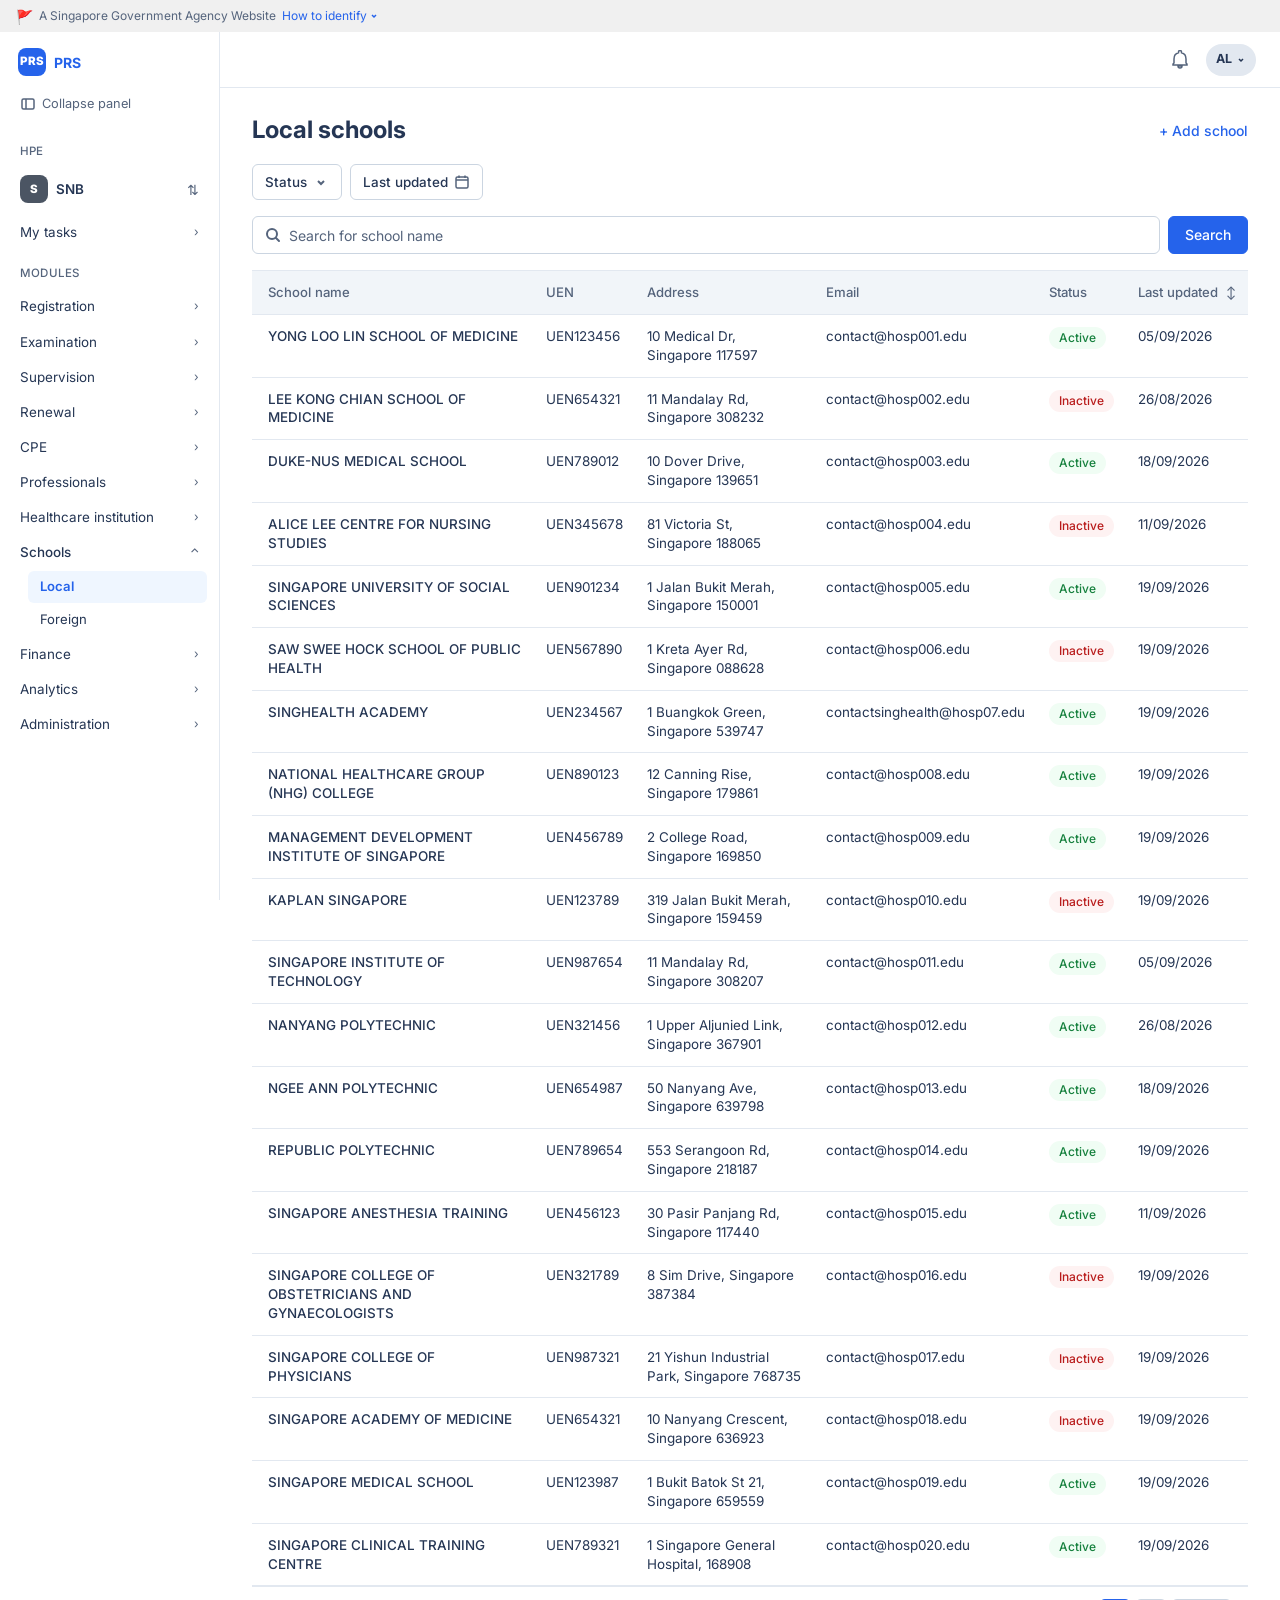
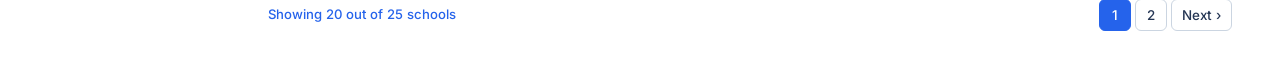
<file: index.html>
<!DOCTYPE html>
<html lang="en">
<head>
  <meta charset="UTF-8">
  <meta name="viewport" content="width=device-width, initial-scale=1.0">
  <title>Schools - SPB Portal</title>
  <link rel="preconnect" href="https://fonts.googleapis.com">
  <link href="https://fonts.googleapis.com/css2?family=Inter:wght@400;500;600;700&display=swap" rel="stylesheet">
  <link rel="stylesheet" href="styles.css">
</head>
<body>
  <!-- Government banner -->
  <div class="gov-banner">
    <span class="gov-banner-icon">&#128681;</span>
    A Singapore Government Agency Website
    <a href="#" class="gov-banner-link">How to identify <svg width="10" height="10" viewBox="0 0 10 10" fill="none" stroke="currentColor" stroke-width="1.5"><path d="M3 4l2 2 2-2"/></svg></a>
  </div>

  <div class="shell">
    <!-- Sidebar -->
    <aside class="sidebar">
      <div class="sidebar-header">
        <div class="sidebar-brand">
          <div class="sidebar-brand-icon">PRS</div>
          <strong>PRS</strong>
        </div>
        <button class="collapse-btn">
          <svg width="16" height="16" viewBox="0 0 16 16" fill="none" stroke="currentColor" stroke-width="1.5"><rect x="2" y="3" width="12" height="10" rx="1.5"/><line x1="6" y1="3" x2="6" y2="13"/></svg>
          Collapse panel
        </button>
      </div>

      <div class="sidebar-section-label">HPE</div>
      <div class="board-pill">
        <div class="board-pill-icon">S</div>
        <span class="board-pill-name">SNB</span>
        <span class="board-pill-chevron">&#8645;</span>
      </div>

      <nav class="sidebar-nav">
        <a class="nav-item" href="#">
          <span class="nav-item-text">My tasks</span>
          <span class="nav-item-chevron">&#8250;</span>
        </a>
      </nav>

      <div class="sidebar-section-label">Modules</div>
      <nav class="sidebar-nav">
        <a class="nav-item" href="#">
          <span class="nav-item-text">Registration</span>
          <span class="nav-item-chevron">&#8250;</span>
        </a>
        <a class="nav-item" href="#">
          <span class="nav-item-text">Examination</span>
          <span class="nav-item-chevron">&#8250;</span>
        </a>
        <a class="nav-item" href="#">
          <span class="nav-item-text">Supervision</span>
          <span class="nav-item-chevron">&#8250;</span>
        </a>
        <a class="nav-item" href="#">
          <span class="nav-item-text">Renewal</span>
          <span class="nav-item-chevron">&#8250;</span>
        </a>
        <a class="nav-item" href="#">
          <span class="nav-item-text">CPE</span>
          <span class="nav-item-chevron">&#8250;</span>
        </a>
        <a class="nav-item" href="#">
          <span class="nav-item-text">Professionals</span>
          <span class="nav-item-chevron">&#8250;</span>
        </a>
        <a class="nav-item" href="#">
          <span class="nav-item-text">Healthcare institution</span>
          <span class="nav-item-chevron">&#8250;</span>
        </a>
        <a class="nav-item nav-item--parent nav-item--expanded" href="#" id="nav-schools">
          <span class="nav-item-text">Schools</span>
          <span class="nav-item-chevron">&#8963;</span>
        </a>
        <div class="nav-sub-items">
          <a class="nav-sub-item nav-sub-item--active" href="index.html" id="nav-local">Local</a>
          <a class="nav-sub-item" href="index.html?tab=foreign" id="nav-foreign">Foreign</a>
        </div>
        <a class="nav-item" href="#">
          <span class="nav-item-text">Finance</span>
          <span class="nav-item-chevron">&#8250;</span>
        </a>
        <a class="nav-item" href="#">
          <span class="nav-item-text">Analytics</span>
          <span class="nav-item-chevron">&#8250;</span>
        </a>
        <a class="nav-item" href="#">
          <span class="nav-item-text">Administration</span>
          <span class="nav-item-chevron">&#8250;</span>
        </a>
      </nav>
    </aside>

    <!-- Workspace -->
    <div class="workspace">
      <!-- Topbar -->
      <header class="topbar">
        <div class="topbar-right">
          <span class="topbar-bell">
            <svg width="20" height="20" viewBox="0 0 20 20" fill="none" stroke="#55647c" stroke-width="1.5"><path d="M10 18c1.1 0 2-.9 2-2H8c0 1.1.9 2 2 2zM16 13V9c0-3.07-1.63-5.64-4.5-6.32V2c0-.83-.67-1.5-1.5-1.5S8.5 1.17 8.5 2v.68C5.64 3.36 4 5.92 4 9v4l-1 1v1h14v-1l-1-1z"/></svg>
          </span>
          <div class="topbar-avatar">AL <svg width="10" height="10" viewBox="0 0 10 10" fill="none" stroke="currentColor" stroke-width="1.5"><path d="M3 4l2 2 2-2"/></svg></div>
        </div>
      </header>

      <!-- Main Content -->
      <main class="main-content">
        <!-- Page Header -->
        <div class="page-header">
          <h1 class="page-title" id="page-title">Local schools</h1>
          <button class="btn-link-add" id="btn-add-school">+ Add school</button>
        </div>

        <!-- Filter Chips -->
        <div class="toolbar">
          <button class="filter-chip">Status <svg viewBox="0 0 16 16" fill="none" stroke="currentColor" stroke-width="2"><path d="M5 7l3 3 3-3"/></svg></button>
          <button class="filter-chip">Last updated <svg width="16" height="16" viewBox="0 0 16 16" fill="none" stroke="currentColor" stroke-width="1.5"><rect x="2" y="3" width="12" height="11" rx="1.5"/><line x1="2" y1="6" x2="14" y2="6"/><line x1="5" y1="1.5" x2="5" y2="4"/><line x1="11" y1="1.5" x2="11" y2="4"/></svg></button>
        </div>

        <!-- Search Bar -->
        <div class="search-bar">
          <input type="text" class="search-input" id="dashboard-search" placeholder="Search for school name">
          <button class="btn btn-primary" id="dashboard-search-btn">Search</button>
        </div>

        <!-- Data Table -->
        <div id="table-container">
          <table class="data-table">
            <thead>
              <tr>
                <th class="sortable" id="col-name">School name</th>
                <th id="col-secondary">UEN</th>
                <th>Address</th>
                <th>Email</th>
                <th>Status</th>
                <th class="sortable" id="col-updated">Last updated <span class="sort-icon">&#8597;</span></th>
              </tr>
            </thead>
            <tbody id="schools-body">
            </tbody>
          </table>
          <div class="table-footer">
            <span class="table-footer-info" id="table-info">Showing 20 out of 25 schools</span>
            <nav class="pagination-nav" id="pagination">
            </nav>
          </div>
        </div>
      </main>
    </div>
  </div>

  <!-- Add School Modal -->
  <div class="modal-overlay" id="add-school-overlay">
    <div class="modal">
      <h2>Add school</h2>
      <div class="form-group" style="margin-bottom:16px;">
        <label class="form-label">School name <span class="required">*</span></label>
        <div class="input-wrapper">
          <input type="text" class="form-input" id="add-school-name" placeholder="Type to search or create name">
          <div class="suggestions-dropdown" id="add-school-suggestions"></div>
        </div>
      </div>
      <div class="form-group" style="margin-bottom:16px;">
        <label class="form-label">UEN <span class="required">*</span></label>
        <input type="text" class="form-input" id="add-school-uen" placeholder="Enter UEN number">
      </div>
      <div class="form-group" style="margin-bottom:20px;">
        <label class="form-label">Status <span class="required">*</span></label>
        <select class="form-select" id="add-school-status">
          <option value="">Select</option>
          <option value="Active">Active</option>
          <option value="Inactive">Inactive</option>
        </select>
      </div>
      <div class="modal-actions">
        <button class="btn btn-outline" id="add-school-cancel">Cancel</button>
        <button class="btn btn-primary" id="add-school-confirm">Confirm</button>
      </div>
    </div>
  </div>

  <script src="app.js"></script>
</body>
</html>
</file>
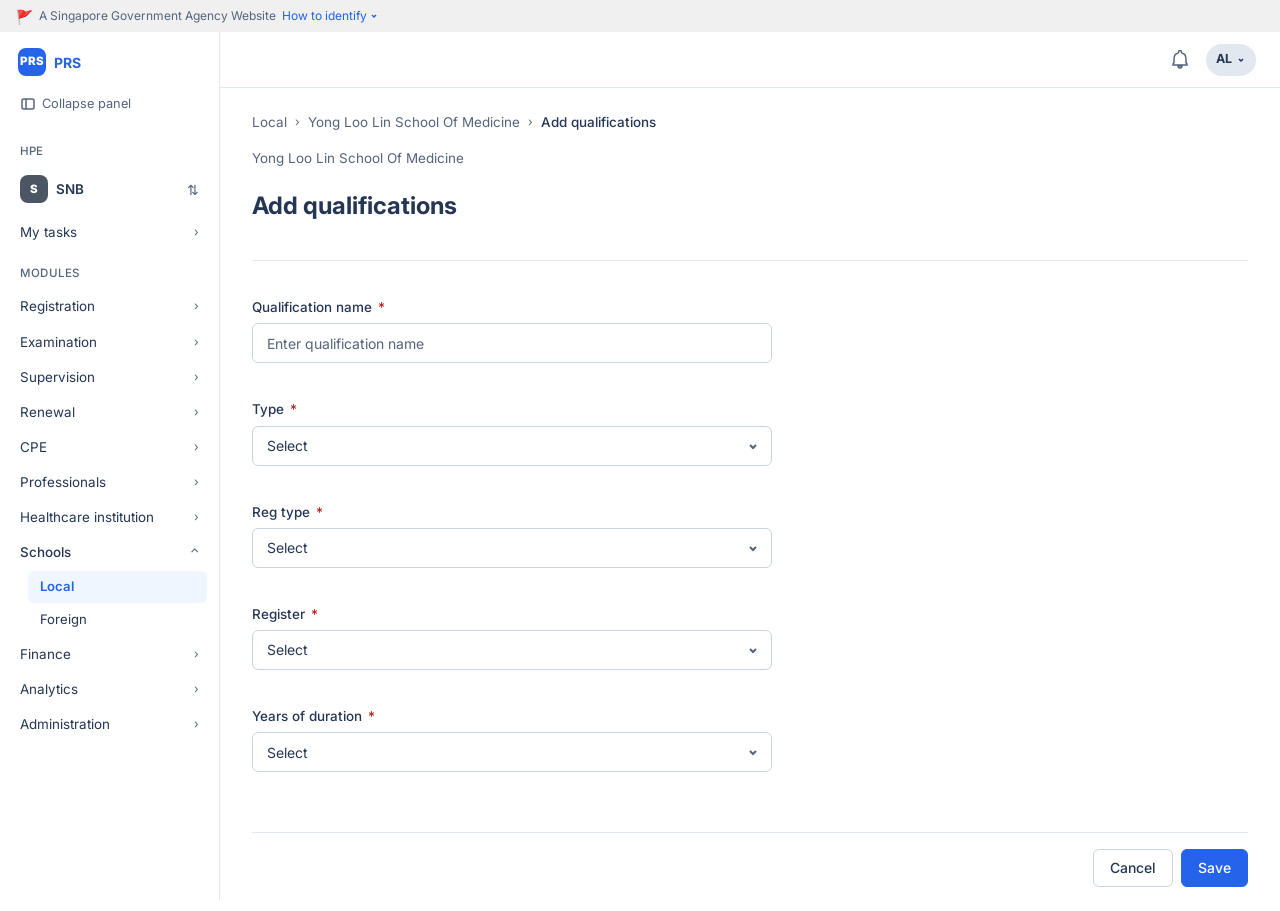
<file: add-qualifications.html>
<!DOCTYPE html>
<html lang="en">
<head>
  <meta charset="UTF-8">
  <meta name="viewport" content="width=device-width, initial-scale=1.0">
  <title>Add Qualifications - SPB Portal</title>
  <link rel="preconnect" href="https://fonts.googleapis.com">
  <link href="https://fonts.googleapis.com/css2?family=Inter:wght@400;500;600;700&display=swap" rel="stylesheet">
  <link rel="stylesheet" href="styles.css">
</head>
<body>
  <div class="gov-banner">
    <span class="gov-banner-icon">&#128681;</span>
    A Singapore Government Agency Website
    <a href="#" class="gov-banner-link">How to identify <svg width="10" height="10" viewBox="0 0 10 10" fill="none" stroke="currentColor" stroke-width="1.5"><path d="M3 4l2 2 2-2"/></svg></a>
  </div>

  <div class="shell">
    <aside class="sidebar">
      <div class="sidebar-header">
        <div class="sidebar-brand"><div class="sidebar-brand-icon">PRS</div><strong>PRS</strong></div>
        <button class="collapse-btn"><svg width="16" height="16" viewBox="0 0 16 16" fill="none" stroke="currentColor" stroke-width="1.5"><rect x="2" y="3" width="12" height="10" rx="1.5"/><line x1="6" y1="3" x2="6" y2="13"/></svg> Collapse panel</button>
      </div>
      <div class="sidebar-section-label">HPE</div>
      <div class="board-pill"><div class="board-pill-icon">S</div><span class="board-pill-name">SNB</span><span class="board-pill-chevron">&#8645;</span></div>
      <nav class="sidebar-nav"><a class="nav-item" href="#"><span class="nav-item-text">My tasks</span><span class="nav-item-chevron">&#8250;</span></a></nav>
      <div class="sidebar-section-label">Modules</div>
      <nav class="sidebar-nav">
        <a class="nav-item" href="#"><span class="nav-item-text">Registration</span><span class="nav-item-chevron">&#8250;</span></a>
        <a class="nav-item" href="#"><span class="nav-item-text">Examination</span><span class="nav-item-chevron">&#8250;</span></a>
        <a class="nav-item" href="#"><span class="nav-item-text">Supervision</span><span class="nav-item-chevron">&#8250;</span></a>
        <a class="nav-item" href="#"><span class="nav-item-text">Renewal</span><span class="nav-item-chevron">&#8250;</span></a>
        <a class="nav-item" href="#"><span class="nav-item-text">CPE</span><span class="nav-item-chevron">&#8250;</span></a>
        <a class="nav-item" href="#"><span class="nav-item-text">Professionals</span><span class="nav-item-chevron">&#8250;</span></a>
        <a class="nav-item" href="#"><span class="nav-item-text">Healthcare institution</span><span class="nav-item-chevron">&#8250;</span></a>
        <a class="nav-item nav-item--parent" href="#"><span class="nav-item-text">Schools</span><span class="nav-item-chevron">&#8963;</span></a>
        <div class="nav-sub-items">
          <a class="nav-sub-item nav-sub-item--active" href="index.html">Local</a>
          <a class="nav-sub-item" href="index.html?tab=foreign">Foreign</a>
        </div>
        <a class="nav-item" href="#"><span class="nav-item-text">Finance</span><span class="nav-item-chevron">&#8250;</span></a>
        <a class="nav-item" href="#"><span class="nav-item-text">Analytics</span><span class="nav-item-chevron">&#8250;</span></a>
        <a class="nav-item" href="#"><span class="nav-item-text">Administration</span><span class="nav-item-chevron">&#8250;</span></a>
      </nav>
    </aside>

    <div class="workspace">
      <header class="topbar">
        <div class="topbar-right">
          <span class="topbar-bell"><svg width="20" height="20" viewBox="0 0 20 20" fill="none" stroke="#55647c" stroke-width="1.5"><path d="M10 18c1.1 0 2-.9 2-2H8c0 1.1.9 2 2 2zM16 13V9c0-3.07-1.63-5.64-4.5-6.32V2c0-.83-.67-1.5-1.5-1.5S8.5 1.17 8.5 2v.68C5.64 3.36 4 5.92 4 9v4l-1 1v1h14v-1l-1-1z"/></svg></span>
          <div class="topbar-avatar">AL <svg width="10" height="10" viewBox="0 0 10 10" fill="none" stroke="currentColor" stroke-width="1.5"><path d="M3 4l2 2 2-2"/></svg></div>
        </div>
      </header>

      <main class="main-content">
        <nav class="breadcrumb">
          <a href="index.html">Local</a>
          <span class="breadcrumb-sep">&#8250;</span>
          <a href="profile.html?id=SCH001" id="breadcrumb-school">Yong Loo Lin School of Medicine</a>
          <span class="breadcrumb-sep">&#8250;</span>
          <span class="breadcrumb-current">Add qualifications</span>
        </nav>

        <p class="form-page-subtitle" id="form-subtitle">Yong Loo Lin School of Medicine</p>
        <h1 class="form-page-title">Add qualifications</h1>
        <hr class="form-divider">

        <div class="form-group">
          <label class="form-label">Qualification name <span class="required">*</span></label>
          <input type="text" class="form-input" id="qual-name" placeholder="Enter qualification name">
        </div>

        <div class="form-group">
          <label class="form-label">Type <span class="required">*</span></label>
          <select class="form-select" id="qual-type">
            <option value="">Select</option>
            <option value="Postgraduate">Postgraduate</option>
            <option value="Graduate Degree">Graduate Degree</option>
            <option value="Undergraduate Degree">Undergraduate Degree</option>
            <option value="Polytechnic Diploma">Polytechnic Diploma</option>
            <option value="Vocational (ITE)">Vocational (ITE)</option>
          </select>
        </div>

        <div class="form-group">
          <label class="form-label">Reg type <span class="required">*</span></label>
          <select class="form-select" id="qual-reg-type">
            <option value="">Select</option>
            <option value="Full">Full</option>
            <option value="Specialist">Specialist</option>
            <option value="Provisional">Provisional</option>
          </select>
        </div>

        <div class="form-group">
          <label class="form-label">Register <span class="required">*</span></label>
          <select class="form-select" id="qual-register">
            <option value="">Select</option>
            <option value="Medical Practitioner">Medical Practitioner</option>
            <option value="Registered Nurse">Registered Nurse</option>
            <option value="Pharmacist">Pharmacist</option>
            <option value="Family Physician">Family Physician</option>
            <option value="Specialist">Specialist</option>
            <option value="Therapist">Therapist</option>
          </select>
        </div>

        <div class="form-group">
          <label class="form-label">Years of duration <span class="required">*</span></label>
          <select class="form-select" id="qual-duration">
            <option value="">Select</option>
            <option value="1">1</option>
            <option value="2">2</option>
            <option value="3">3</option>
            <option value="4">4</option>
            <option value="5">5</option>
            <option value="6">6</option>
          </select>
        </div>

        <div class="form-actions">
          <button class="btn btn-outline" onclick="window.history.back()">Cancel</button>
          <button class="btn btn-primary" id="btn-save-qual">Save</button>
        </div>
      </main>
    </div>
  </div>

  <script src="app.js"></script>
  <script>
    (function() {
      const params = new URLSearchParams(window.location.search);
      const schoolId = params.get('id') || 'SCH001';
      const allSchools = [...localSchools, ...foreignSchools];
      const school = allSchools.find(s => s.id === schoolId) || allSchools[0];

      document.getElementById('breadcrumb-school').textContent = titleCase(school.name);
      document.getElementById('breadcrumb-school').href = `profile.html?id=${school.id}`;
      document.getElementById('form-subtitle').textContent = titleCase(school.name);

      document.getElementById('btn-save-qual').addEventListener('click', function() {
        const name = document.getElementById('qual-name').value.trim();
        const type = document.getElementById('qual-type').value;
        const regType = document.getElementById('qual-reg-type').value;
        const register = document.getElementById('qual-register').value;
        const duration = document.getElementById('qual-duration').value;

        if (!name || !type || !regType || !register || !duration) {
          alert('Please fill in all required fields');
          return;
        }

        const today = new Date();
        const lastUpdated = today.toLocaleDateString('en-GB', { day: '2-digit', month: '2-digit', year: 'numeric' });

        qualificationsData.push({ name, type, regType, register, duration: duration + ' years', lastUpdated });
        localStorage.setItem('prs_qualifications', JSON.stringify(qualificationsData));
        window.location.href = `profile.html?id=${school.id}`;
      });
    })();
  </script>
</body>
</html>
</file>
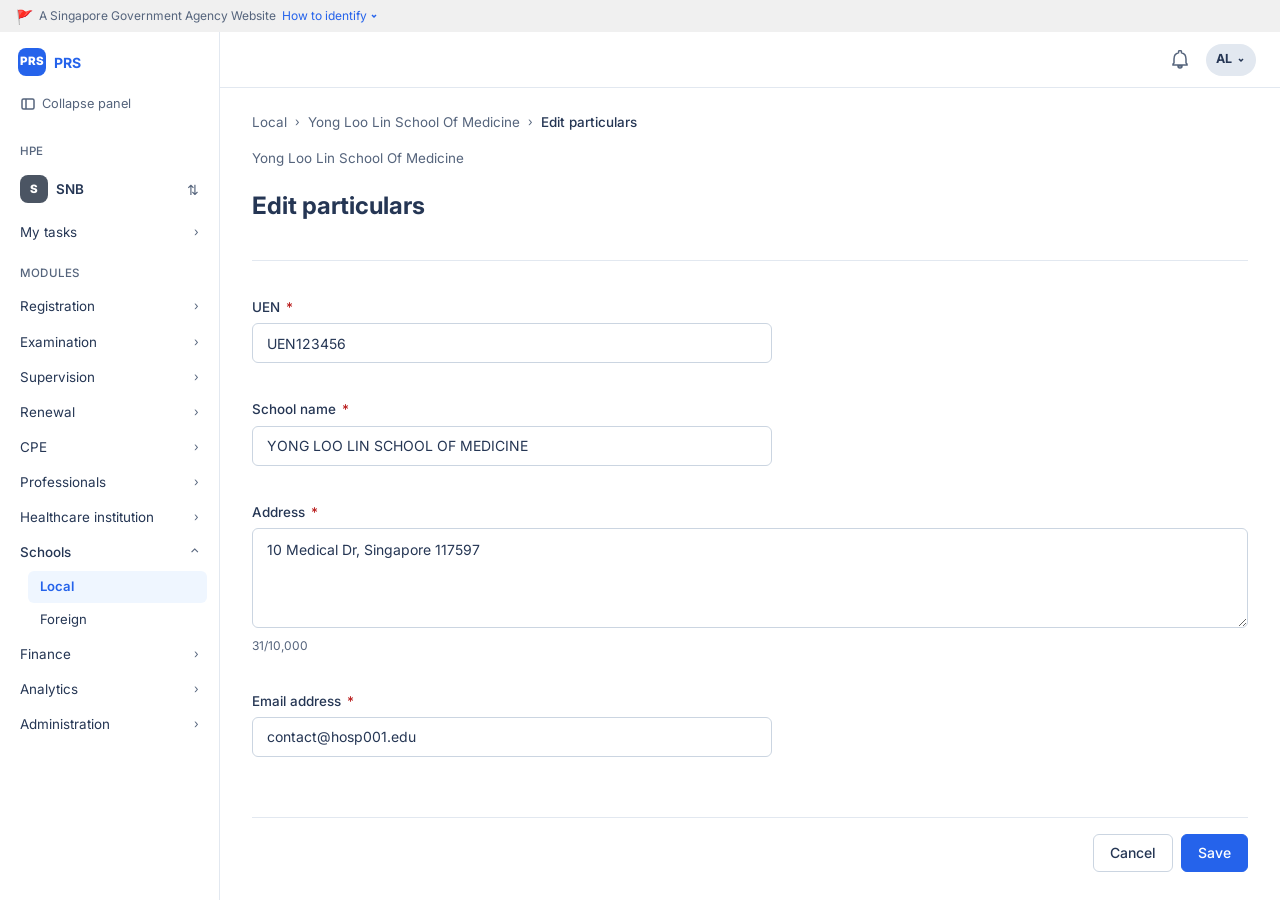
<file: edit-particulars.html>
<!DOCTYPE html>
<html lang="en">
<head>
  <meta charset="UTF-8">
  <meta name="viewport" content="width=device-width, initial-scale=1.0">
  <title>Edit Particulars - SPB Portal</title>
  <link rel="preconnect" href="https://fonts.googleapis.com">
  <link href="https://fonts.googleapis.com/css2?family=Inter:wght@400;500;600;700&display=swap" rel="stylesheet">
  <link rel="stylesheet" href="styles.css">
</head>
<body>
  <div class="gov-banner">
    <span class="gov-banner-icon">&#128681;</span>
    A Singapore Government Agency Website
    <a href="#" class="gov-banner-link">How to identify <svg width="10" height="10" viewBox="0 0 10 10" fill="none" stroke="currentColor" stroke-width="1.5"><path d="M3 4l2 2 2-2"/></svg></a>
  </div>

  <div class="shell">
    <aside class="sidebar">
      <div class="sidebar-header">
        <div class="sidebar-brand"><div class="sidebar-brand-icon">PRS</div><strong>PRS</strong></div>
        <button class="collapse-btn"><svg width="16" height="16" viewBox="0 0 16 16" fill="none" stroke="currentColor" stroke-width="1.5"><rect x="2" y="3" width="12" height="10" rx="1.5"/><line x1="6" y1="3" x2="6" y2="13"/></svg> Collapse panel</button>
      </div>
      <div class="sidebar-section-label">HPE</div>
      <div class="board-pill"><div class="board-pill-icon">S</div><span class="board-pill-name">SNB</span><span class="board-pill-chevron">&#8645;</span></div>
      <nav class="sidebar-nav"><a class="nav-item" href="#"><span class="nav-item-text">My tasks</span><span class="nav-item-chevron">&#8250;</span></a></nav>
      <div class="sidebar-section-label">Modules</div>
      <nav class="sidebar-nav">
        <a class="nav-item" href="#"><span class="nav-item-text">Registration</span><span class="nav-item-chevron">&#8250;</span></a>
        <a class="nav-item" href="#"><span class="nav-item-text">Examination</span><span class="nav-item-chevron">&#8250;</span></a>
        <a class="nav-item" href="#"><span class="nav-item-text">Supervision</span><span class="nav-item-chevron">&#8250;</span></a>
        <a class="nav-item" href="#"><span class="nav-item-text">Renewal</span><span class="nav-item-chevron">&#8250;</span></a>
        <a class="nav-item" href="#"><span class="nav-item-text">CPE</span><span class="nav-item-chevron">&#8250;</span></a>
        <a class="nav-item" href="#"><span class="nav-item-text">Professionals</span><span class="nav-item-chevron">&#8250;</span></a>
        <a class="nav-item" href="#"><span class="nav-item-text">Healthcare institution</span><span class="nav-item-chevron">&#8250;</span></a>
        <a class="nav-item nav-item--parent" href="#"><span class="nav-item-text">Schools</span><span class="nav-item-chevron">&#8963;</span></a>
        <div class="nav-sub-items">
          <a class="nav-sub-item nav-sub-item--active" href="index.html">Local</a>
          <a class="nav-sub-item" href="index.html?tab=foreign">Foreign</a>
        </div>
        <a class="nav-item" href="#"><span class="nav-item-text">Finance</span><span class="nav-item-chevron">&#8250;</span></a>
        <a class="nav-item" href="#"><span class="nav-item-text">Analytics</span><span class="nav-item-chevron">&#8250;</span></a>
        <a class="nav-item" href="#"><span class="nav-item-text">Administration</span><span class="nav-item-chevron">&#8250;</span></a>
      </nav>
    </aside>

    <div class="workspace">
      <header class="topbar">
        <div class="topbar-right">
          <span class="topbar-bell"><svg width="20" height="20" viewBox="0 0 20 20" fill="none" stroke="#55647c" stroke-width="1.5"><path d="M10 18c1.1 0 2-.9 2-2H8c0 1.1.9 2 2 2zM16 13V9c0-3.07-1.63-5.64-4.5-6.32V2c0-.83-.67-1.5-1.5-1.5S8.5 1.17 8.5 2v.68C5.64 3.36 4 5.92 4 9v4l-1 1v1h14v-1l-1-1z"/></svg></span>
          <div class="topbar-avatar">AL <svg width="10" height="10" viewBox="0 0 10 10" fill="none" stroke="currentColor" stroke-width="1.5"><path d="M3 4l2 2 2-2"/></svg></div>
        </div>
      </header>

      <main class="main-content">
        <nav class="breadcrumb">
          <a href="index.html">Local</a>
          <span class="breadcrumb-sep">&#8250;</span>
          <a href="profile.html?id=SCH001" id="breadcrumb-school">Yong Loo Lin School of Medicine</a>
          <span class="breadcrumb-sep">&#8250;</span>
          <span class="breadcrumb-current">Edit particulars</span>
        </nav>

        <p class="form-page-subtitle" id="form-subtitle">Yong Loo Lin School of Medicine</p>
        <h1 class="form-page-title">Edit particulars</h1>
        <hr class="form-divider">

        <div class="form-group">
          <label class="form-label">UEN <span class="required">*</span></label>
          <input type="text" class="form-input" id="edit-uen" value="UEN123456">
        </div>

        <div class="form-group">
          <label class="form-label">School name <span class="required">*</span></label>
          <input type="text" class="form-input" id="edit-name" value="Yong Loo Lin School of Medicine">
        </div>

        <div class="form-group form-group--wide">
          <label class="form-label">Address <span class="required">*</span></label>
          <textarea class="form-textarea" id="edit-address">10 Medical Dr, Singapore 117597</textarea>
          <div class="form-char-count"><span id="address-chars">39</span>/10,000</div>
        </div>

        <div class="form-group">
          <label class="form-label">Email address <span class="required">*</span></label>
          <input type="email" class="form-input" id="edit-email" value="contact@hosp001.edu">
        </div>

        <div class="form-actions">
          <button class="btn btn-outline" onclick="window.history.back()">Cancel</button>
          <button class="btn btn-primary" id="btn-save-particulars">Save</button>
        </div>
      </main>
    </div>
  </div>

  <script src="app.js"></script>
  <script>
    (function() {
      const params = new URLSearchParams(window.location.search);
      const schoolId = params.get('id') || 'SCH001';
      const allSchools = [...localSchools, ...foreignSchools];
      const school = allSchools.find(s => s.id === schoolId) || allSchools[0];

      // Pre-fill form with current values
      document.getElementById('edit-uen').value = school.uen || '';
      document.getElementById('edit-name').value = school.name;
      document.getElementById('edit-address').value = school.address;
      document.getElementById('edit-email').value = school.email;
      document.getElementById('address-chars').textContent = school.address.length;
      document.getElementById('breadcrumb-school').textContent = titleCase(school.name);
      document.getElementById('breadcrumb-school').href = `profile.html?id=${school.id}`;
      document.getElementById('form-subtitle').textContent = titleCase(school.name);

      document.getElementById('edit-address').addEventListener('input', function() {
        document.getElementById('address-chars').textContent = this.value.length;
      });

      document.getElementById('btn-save-particulars').addEventListener('click', function() {
        school.uen = document.getElementById('edit-uen').value;
        school.name = document.getElementById('edit-name').value.toUpperCase();
        school.address = document.getElementById('edit-address').value;
        school.email = document.getElementById('edit-email').value;
        localStorage.setItem('prs_schools_data', JSON.stringify({ localSchools, foreignSchools }));
        window.location.href = `profile.html?id=${school.id}`;
      });
    })();
  </script>
</body>
</html>
</file>
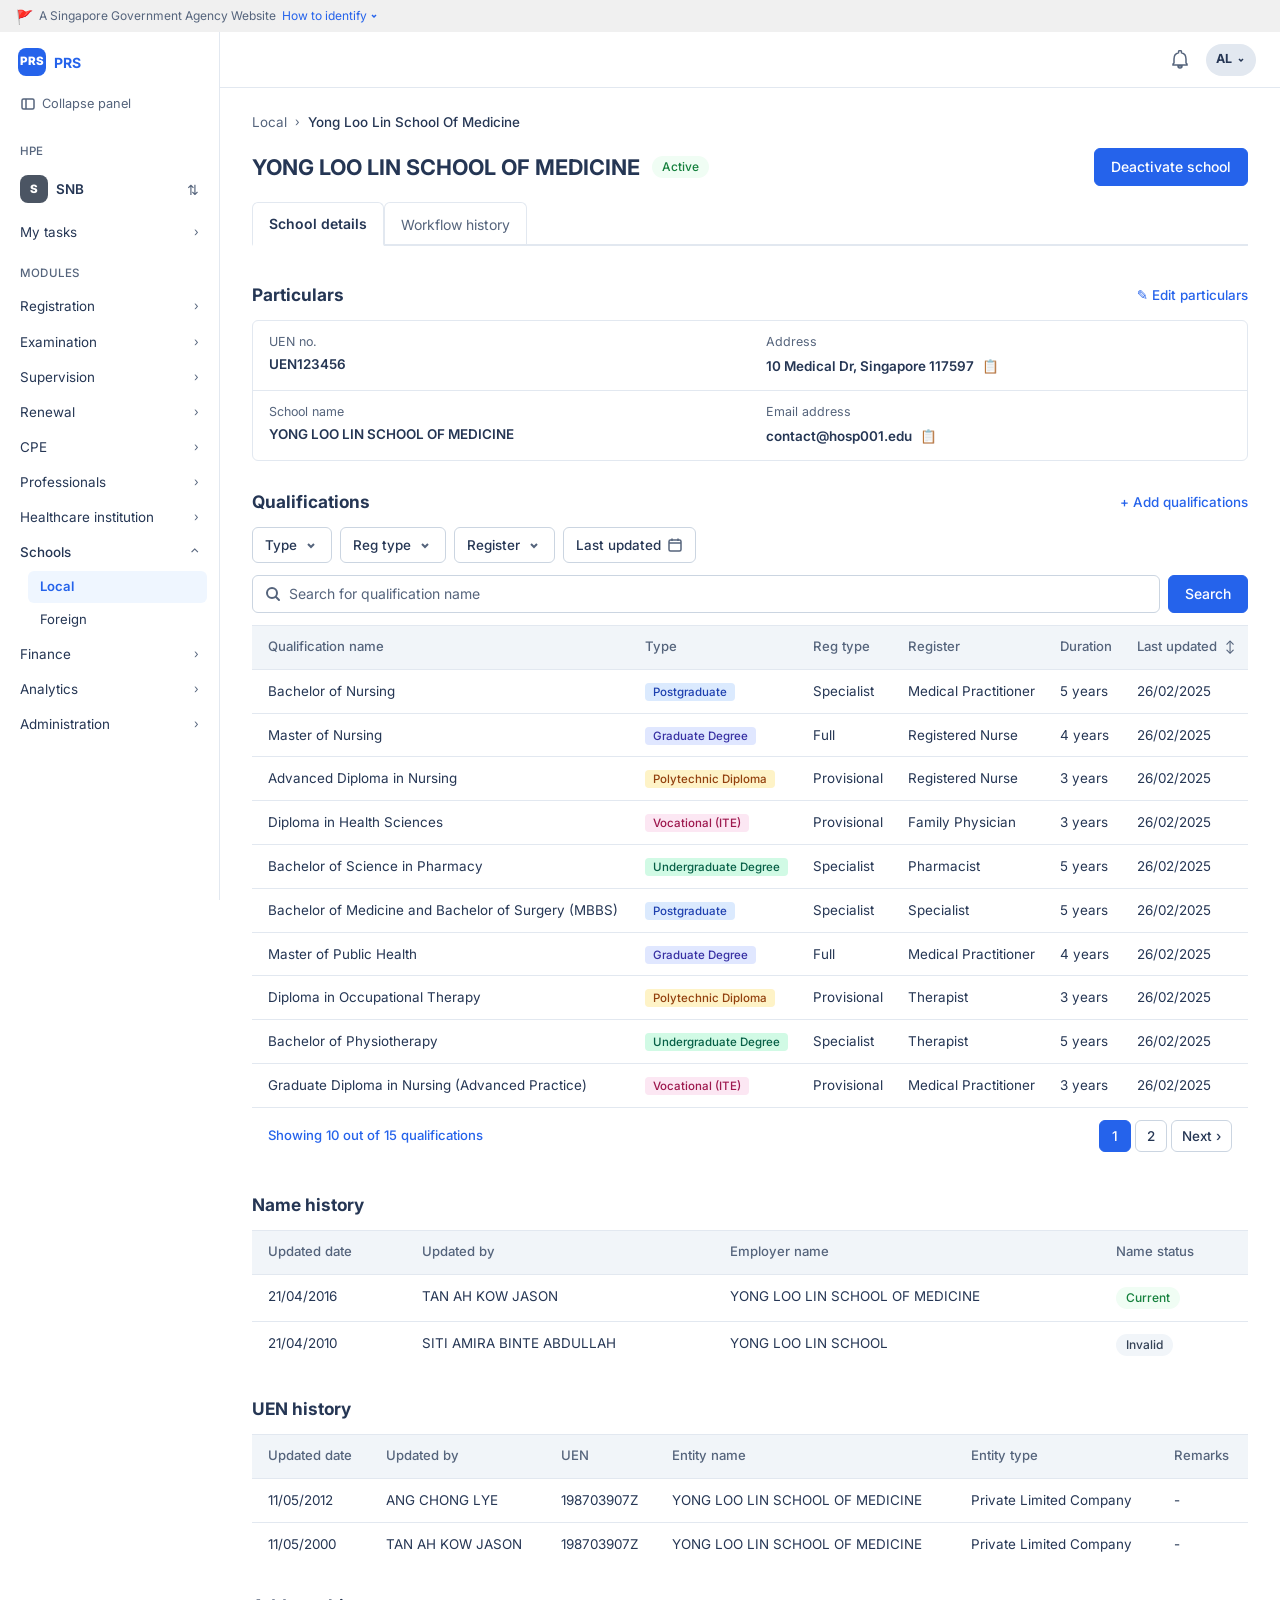
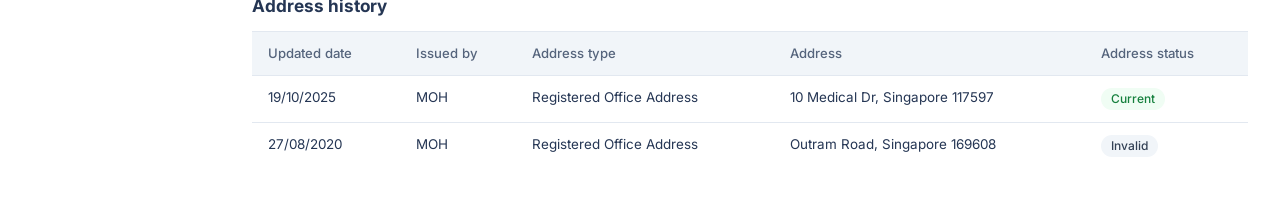
<file: profile.html>
<!DOCTYPE html>
<html lang="en">
<head>
  <meta charset="UTF-8">
  <meta name="viewport" content="width=device-width, initial-scale=1.0">
  <title>School Profile - SPB Portal</title>
  <link rel="preconnect" href="https://fonts.googleapis.com">
  <link href="https://fonts.googleapis.com/css2?family=Inter:wght@400;500;600;700&display=swap" rel="stylesheet">
  <link rel="stylesheet" href="styles.css">
</head>
<body>
  <!-- Government banner -->
  <div class="gov-banner">
    <span class="gov-banner-icon">&#128681;</span>
    A Singapore Government Agency Website
    <a href="#" class="gov-banner-link">How to identify <svg width="10" height="10" viewBox="0 0 10 10" fill="none" stroke="currentColor" stroke-width="1.5"><path d="M3 4l2 2 2-2"/></svg></a>
  </div>

  <div class="shell">
    <!-- Sidebar -->
    <aside class="sidebar">
      <div class="sidebar-header">
        <div class="sidebar-brand">
          <div class="sidebar-brand-icon">PRS</div>
          <strong>PRS</strong>
        </div>
        <button class="collapse-btn">
          <svg width="16" height="16" viewBox="0 0 16 16" fill="none" stroke="currentColor" stroke-width="1.5"><rect x="2" y="3" width="12" height="10" rx="1.5"/><line x1="6" y1="3" x2="6" y2="13"/></svg>
          Collapse panel
        </button>
      </div>

      <div class="sidebar-section-label">HPE</div>
      <div class="board-pill">
        <div class="board-pill-icon">S</div>
        <span class="board-pill-name">SNB</span>
        <span class="board-pill-chevron">&#8645;</span>
      </div>

      <nav class="sidebar-nav">
        <a class="nav-item" href="#">
          <span class="nav-item-text">My tasks</span>
          <span class="nav-item-chevron">&#8250;</span>
        </a>
      </nav>

      <div class="sidebar-section-label">Modules</div>
      <nav class="sidebar-nav">
        <a class="nav-item" href="#"><span class="nav-item-text">Registration</span><span class="nav-item-chevron">&#8250;</span></a>
        <a class="nav-item" href="#"><span class="nav-item-text">Examination</span><span class="nav-item-chevron">&#8250;</span></a>
        <a class="nav-item" href="#"><span class="nav-item-text">Supervision</span><span class="nav-item-chevron">&#8250;</span></a>
        <a class="nav-item" href="#"><span class="nav-item-text">Renewal</span><span class="nav-item-chevron">&#8250;</span></a>
        <a class="nav-item" href="#"><span class="nav-item-text">CPE</span><span class="nav-item-chevron">&#8250;</span></a>
        <a class="nav-item" href="#"><span class="nav-item-text">Professionals</span><span class="nav-item-chevron">&#8250;</span></a>
        <a class="nav-item" href="#"><span class="nav-item-text">Healthcare institution</span><span class="nav-item-chevron">&#8250;</span></a>
        <a class="nav-item nav-item--parent" href="#">
          <span class="nav-item-text">Schools</span>
          <span class="nav-item-chevron">&#8963;</span>
        </a>
        <div class="nav-sub-items">
          <a class="nav-sub-item nav-sub-item--active" href="index.html" id="nav-local">Local</a>
          <a class="nav-sub-item" href="index.html?tab=foreign" id="nav-foreign">Foreign</a>
        </div>
        <a class="nav-item" href="#"><span class="nav-item-text">Finance</span><span class="nav-item-chevron">&#8250;</span></a>
        <a class="nav-item" href="#"><span class="nav-item-text">Analytics</span><span class="nav-item-chevron">&#8250;</span></a>
        <a class="nav-item" href="#"><span class="nav-item-text">Administration</span><span class="nav-item-chevron">&#8250;</span></a>
      </nav>
    </aside>

    <!-- Workspace -->
    <div class="workspace">
      <header class="topbar">
        <div class="topbar-right">
          <span class="topbar-bell"><svg width="20" height="20" viewBox="0 0 20 20" fill="none" stroke="#55647c" stroke-width="1.5"><path d="M10 18c1.1 0 2-.9 2-2H8c0 1.1.9 2 2 2zM16 13V9c0-3.07-1.63-5.64-4.5-6.32V2c0-.83-.67-1.5-1.5-1.5S8.5 1.17 8.5 2v.68C5.64 3.36 4 5.92 4 9v4l-1 1v1h14v-1l-1-1z"/></svg></span>
          <div class="topbar-avatar">AL <svg width="10" height="10" viewBox="0 0 10 10" fill="none" stroke="currentColor" stroke-width="1.5"><path d="M3 4l2 2 2-2"/></svg></div>
        </div>
      </header>

      <main class="main-content">
        <!-- Breadcrumb -->
        <nav class="breadcrumb">
          <a href="index.html" id="breadcrumb-root">Local</a>
          <span class="breadcrumb-sep">&#8250;</span>
          <span class="breadcrumb-current" id="breadcrumb-name">Yong Loo Lin School of Medicine</span>
        </nav>

        <!-- Profile Header -->
        <div class="profile-header">
          <div class="profile-title">
            <h1 id="profile-name">YONG LOO LIN SCHOOL OF MEDICINE</h1>
            <span class="badge badge-active" id="profile-status">Active</span>
          </div>
          <button class="btn btn-danger" id="btn-deactivate">Deactivate school</button>
        </div>

        <!-- Profile Tabs -->
        <div class="profile-tabs">
          <button class="profile-tab profile-tab--active" data-tab="details">School details</button>
          <button class="profile-tab" data-tab="workflow">Workflow history</button>
        </div>

        <!-- ===== SCHOOL DETAILS TAB ===== -->
        <div class="tab-content tab-content--active" id="tab-details">

          <!-- Particulars -->
          <div class="section-block" style="margin-top:20px;">
            <div class="section-heading">
              <h3>Particulars</h3>
              <a href="edit-particulars.html" class="btn-link" id="link-edit-particulars">&#9998; Edit particulars</a>
            </div>
            <div class="particulars-card" id="particulars-card">
            </div>
          </div>

          <!-- Qualifications -->
          <div class="section-block">
            <div class="section-heading">
              <h3>Qualifications</h3>
              <a href="add-qualifications.html" class="btn-link" id="link-add-quals">+ Add qualifications</a>
            </div>

            <div class="toolbar" style="margin-bottom:12px;">
              <button class="filter-chip">Type <svg viewBox="0 0 16 16" fill="none" stroke="currentColor" stroke-width="2"><path d="M5 7l3 3 3-3"/></svg></button>
              <button class="filter-chip">Reg type <svg viewBox="0 0 16 16" fill="none" stroke="currentColor" stroke-width="2"><path d="M5 7l3 3 3-3"/></svg></button>
              <button class="filter-chip">Register <svg viewBox="0 0 16 16" fill="none" stroke="currentColor" stroke-width="2"><path d="M5 7l3 3 3-3"/></svg></button>
              <button class="filter-chip">Last updated <svg width="16" height="16" viewBox="0 0 16 16" fill="none" stroke="currentColor" stroke-width="1.5"><rect x="2" y="3" width="12" height="11" rx="1.5"/><line x1="2" y1="6" x2="14" y2="6"/><line x1="5" y1="1.5" x2="5" y2="4"/><line x1="11" y1="1.5" x2="11" y2="4"/></svg></button>
            </div>

            <div class="search-bar" style="margin-bottom:12px;">
              <input type="text" class="search-input" placeholder="Search for qualification name" id="qual-search">
              <button class="btn btn-primary" id="qual-search-btn">Search</button>
            </div>

            <table class="section-table">
              <thead>
                <tr>
                  <th>Qualification name</th>
                  <th>Type</th>
                  <th>Reg type</th>
                  <th>Register</th>
                  <th>Duration</th>
                  <th class="sortable" id="quals-col-updated">Last updated <span class="sort-icon">&#8597;</span></th>
                </tr>
              </thead>
              <tbody id="qualifications-body">
              </tbody>
            </table>
            <div class="table-footer">
              <span class="table-footer-info" id="quals-info">Showing 10 out of 15 qualifications</span>
              <nav class="pagination-nav" id="quals-pagination"></nav>
            </div>
          </div>

          <!-- Name history -->
          <div class="section-block">
            <div class="section-heading"><h3>Name history</h3></div>
            <table class="section-table">
              <thead>
                <tr><th>Updated date</th><th>Updated by</th><th>Employer name</th><th>Name status</th></tr>
              </thead>
              <tbody id="name-history-body"></tbody>
            </table>
          </div>

          <!-- UEN history -->
          <div class="section-block">
            <div class="section-heading"><h3>UEN history</h3></div>
            <table class="section-table">
              <thead>
                <tr><th>Updated date</th><th>Updated by</th><th>UEN</th><th>Entity name</th><th>Entity type</th><th>Remarks</th></tr>
              </thead>
              <tbody id="uen-history-body"></tbody>
            </table>
          </div>

          <!-- Address history -->
          <div class="section-block">
            <div class="section-heading"><h3>Address history</h3></div>
            <table class="section-table">
              <thead>
                <tr><th>Updated date</th><th>Issued by</th><th>Address type</th><th>Address</th><th>Address status</th></tr>
              </thead>
              <tbody id="address-history-body"></tbody>
            </table>
          </div>
        </div>

        <!-- ===== WORKFLOW HISTORY TAB ===== -->
        <div class="tab-content" id="tab-workflow">

          <!-- Audit log -->
          <div class="section-block" style="margin-top:20px;">
            <div class="section-heading"><h3>Audit log</h3></div>
            <table class="section-table">
              <thead>
                <tr><th>Action</th><th>Updated by</th><th class="sortable" id="audit-col-timestamp">Timestamp <span class="sort-icon">&#8597;</span></th><th>Field</th><th>Previous value</th><th>New value</th></tr>
              </thead>
              <tbody id="audit-log-body"></tbody>
            </table>
            <div class="table-footer">
              <span class="table-footer-info" id="audit-info">Showing 10 out of 15 audit logs</span>
              <nav class="pagination-nav" id="audit-pagination"></nav>
            </div>
          </div>

          <!-- Workflow history timeline -->
          <div class="section-block">
            <div class="section-heading"><h3>Workflow history</h3></div>
            <div class="timeline" id="workflow-timeline"></div>
          </div>

          <!-- Remarks -->
          <div class="remarks-section">
            <div class="remarks-empty">
              <p>This employer has no remarks yet.</p>
            </div>
            <div class="remarks-form">
              <h4>Add remarks</h4>
              <textarea class="remarks-textarea" id="remarks-input" placeholder="Enter remarks..." maxlength="10000"></textarea>
              <div class="remarks-footer">
                <span class="char-count" id="char-count">0/10,000</span>
                <button class="btn-add-remark" id="btn-add-remark">Add</button>
              </div>
            </div>
          </div>
        </div>

      </main>
    </div>
  </div>

  <!-- Deactivate/Activate Dialog -->
  <div class="modal-overlay" id="modal-overlay">
    <div class="modal">
      <h2 id="modal-title">Deactivate school</h2>
      <p id="modal-body">You are about to deactivate this school. HCPs will no longer be able to select this school.</p>
      <div class="modal-actions">
        <button class="btn btn-outline" id="modal-cancel">Cancel</button>
        <button class="btn btn-primary" id="modal-confirm">Confirm</button>
      </div>
    </div>
  </div>

  <script src="app.js"></script>
</body>
</html>
</file>
<file: styles.css>
* { margin: 0; padding: 0; box-sizing: border-box; }

:root {
  /* From Theme.json tokens + Figma screens */
  --primary: #2563EB;
  --primary-foreground: #FFFFFF;
  --primary-hover: #1D4ED8;
  --primary-light: #F1F5F9;
  --text: #253654;
  --text-secondary: #253654;
  --text-muted: #55647C;
  --bg: #FFFFFF;
  --bg-muted: #F1F5F9;
  --bg-hover: #F8FAFC;
  --border: #E2E8F0;
  --border-strong: #CBD5E1;
  --border-input: #CBD5E1;
  --link: #2563EB;
  --destructive: #B91C1C;
  --destructive-foreground: #FEF2F2;
  --danger-bg: #0F172A;
  --success-dark: #15803D;
  --success-light: #F0FDF4;
  --warning-dark: #EA580C;
  --warning-light: #FFF7ED;
  --overlay: rgba(2, 6, 23, 0.5);
  --badge-active-bg: #F0FDF4;
  --badge-active-text: #15803D;
  --badge-inactive-bg: #FEF2F2;
  --badge-inactive-text: #B91C1C;
  --badge-current-bg: #F0FDF4;
  --badge-current-text: #15803D;
  --badge-invalid-bg: #F1F5F9;
  --badge-invalid-text: #334155;
  --badge-type-bg: #e0e7ff;
  --badge-type-text: #3730a3;
  --sidebar-bg: #F8FAFC;
  --sidebar-foreground: #253654;
  --sidebar-accent: #F1F5F9;
  --sidebar-border: #E2E8F0;
  --ring: #94A3B8;
  --sidebar-width: 220px;
  --topbar-height: 56px;
  --gov-banner-height: 32px;
  /* Radius tokens */
  --radius-xs: 2px;
  --radius-sm: 6px;
  --radius: 8px;
  --radius-lg: 10px;
  --radius-xl: 14px;
  /* Typography tokens */
  --font: Inter, ui-sans-serif, system-ui, -apple-system, BlinkMacSystemFont, "Segoe UI", sans-serif;
  --text-xs: 12px;
  --text-sm: 14px;
  --text-base: 16px;
  --text-lg: 18px;
  --text-xl: 20px;
  --text-2xl: 24px;
  --lh-xs: 16px;
  --lh-sm: 20px;
  --lh-base: 24px;
  --lh-lg: 28px;
  --lh-xl: 28px;
  --lh-2xl: 32px;
}

body {
  font-family: var(--font);
  font-size: 0.875rem;
  line-height: 1.5;
  color: var(--text);
  background: var(--bg);
  -webkit-font-smoothing: antialiased;
}

button, input, textarea, select { font: inherit; }
button { cursor: pointer; }

/* ===== GOV BANNER ===== */
.gov-banner {
  height: var(--gov-banner-height);
  padding: 0 16px;
  display: flex;
  align-items: center;
  gap: 6px;
  background: #f0f0f0;
  font-size: 0.75rem;
  color: var(--text-muted);
}

.gov-banner-icon { font-size: 14px; }

.gov-banner-link {
  color: var(--link);
  text-decoration: none;
  display: inline-flex;
  align-items: center;
  gap: 2px;
}
.gov-banner-link:hover { text-decoration: underline; }

/* ===== SHELL ===== */
.shell { min-height: calc(100vh - var(--gov-banner-height)); display: flex; }

/* ===== SIDEBAR ===== */
.sidebar {
  background: var(--bg);
  border-right: 1px solid var(--border);
  position: fixed;
  top: var(--gov-banner-height);
  left: 0;
  width: var(--sidebar-width);
  height: calc(100vh - var(--gov-banner-height));
  overflow-y: auto;
  display: flex;
  flex-direction: column;
  gap: 4px;
  padding: 12px 12px 16px;
  color: var(--text-secondary);
  z-index: 100;
}

.sidebar-header {
  display: flex;
  flex-direction: column;
  gap: 8px;
  margin-bottom: 8px;
}

.sidebar-brand {
  padding: 4px 6px;
  display: flex;
  align-items: center;
  gap: 8px;
}

.sidebar-brand-icon {
  width: 28px; height: 28px;
  display: inline-grid; place-items: center;
  color: #ffffff;
  background: var(--primary);
  border-radius: 8px;
  font-size: 0.72rem; font-weight: 850;
}

.sidebar-brand strong { color: var(--primary); font-size: 0.875rem; }

.collapse-btn {
  padding: 6px 8px;
  display: flex;
  align-items: center;
  gap: 6px;
  background: transparent;
  border: none;
  color: var(--text-muted);
  font-size: 0.8rem;
  font-weight: 400;
  cursor: pointer;
  border-radius: var(--radius-sm);
}
.collapse-btn:hover { background: var(--bg-hover); }

.sidebar-section-label {
  padding: 12px 8px 4px;
  color: var(--text-muted);
  font-size: 0.72rem;
  line-height: 16px;
  font-weight: 500;
  text-transform: uppercase;
  letter-spacing: 0.02em;
}

.sidebar-nav {
  display: flex;
  flex-direction: column;
  gap: 1px;
}

.nav-item {
  min-height: 34px;
  padding: 7px 8px;
  display: flex;
  align-items: center;
  justify-content: space-between;
  color: var(--text-secondary);
  background: transparent;
  border: none;
  border-radius: var(--radius-sm);
  font-size: 0.84rem;
  font-weight: 400;
  text-decoration: none;
  cursor: pointer;
}

.nav-item:hover { background: var(--bg-hover); }
.nav-item--parent { font-weight: 500; }

.nav-item-icon { width: 16px; height: 16px; margin-right: 8px; color: var(--text-muted); }
.nav-item-text { flex: 1; }
.nav-item-chevron { color: var(--text-muted); font-size: 12px; flex-shrink: 0; }

.nav-sub-items {
  padding-left: 16px;
  display: flex;
  flex-direction: column;
  gap: 1px;
}

.nav-sub-item {
  min-height: 32px;
  padding: 6px 12px;
  display: flex;
  align-items: center;
  color: var(--text-secondary);
  background: transparent;
  border-radius: var(--radius-sm);
  font-size: 0.82rem;
  font-weight: 400;
  text-decoration: none;
  cursor: pointer;
}

.nav-sub-item:hover { background: var(--bg-hover); }
.nav-sub-item--active {
  background: #EFF6FF;
  color: var(--primary);
  font-weight: 600;
}

/* Board pill */
.board-pill {
  min-height: 40px;
  margin: 2px 0;
  padding: 6px 8px;
  display: flex;
  align-items: center;
  gap: 8px;
  color: var(--text-secondary);
  background: transparent;
  border-radius: var(--radius-sm);
  cursor: pointer;
}

.board-pill:hover { background: var(--bg-hover); }

.board-pill-icon {
  width: 28px; height: 28px;
  display: inline-grid; place-items: center;
  color: #ffffff;
  background: #4b5563;
  border-radius: 8px;
  font-size: 0.72rem; font-weight: 850;
}

.board-pill-name { font-size: 0.84rem; font-weight: 600; color: var(--text-secondary); flex: 1; }
.board-pill-chevron { color: var(--text-muted); font-size: 14px; }

/* ===== WORKSPACE ===== */
.workspace {
  margin-left: var(--sidebar-width);
  flex: 1;
  display: flex;
  flex-direction: column;
  min-height: calc(100vh - var(--gov-banner-height));
}

/* Topbar */
.topbar {
  min-height: var(--topbar-height);
  padding: 0 24px;
  display: flex;
  justify-content: flex-end;
  align-items: center;
  gap: 18px;
  background: var(--bg);
  border-bottom: 1px solid var(--border);
}

.topbar-right { display: flex; align-items: center; gap: 16px; }
.topbar-bell { cursor: pointer; display: flex; align-items: center; }

.topbar-avatar {
  height: 32px;
  padding: 0 10px;
  display: inline-flex;
  align-items: center;
  gap: 4px;
  color: var(--text-secondary);
  background: #e2e8f0;
  border-radius: 16px;
  font-size: 0.78rem;
  font-weight: 700;
  cursor: pointer;
}

/* ===== MAIN CONTENT ===== */
.main-content {
  padding: 24px 32px;
  flex: 1;
  display: flex;
  flex-direction: column;
  gap: 16px;
  overflow: auto;
  background: var(--bg);
}

/* ===== PAGE HEADER ===== */
.page-header {
  display: flex;
  align-items: center;
  justify-content: space-between;
  gap: 16px;
}

.page-title { font-size: 1.5rem; font-weight: 700; color: var(--text); margin: 0; }

.btn-link-add {
  padding: 0;
  background: transparent;
  border: none;
  color: var(--link);
  font-size: 0.875rem;
  font-weight: 500;
  cursor: pointer;
  text-decoration: none;
  display: inline-flex;
  align-items: center;
  gap: 4px;
}
.btn-link-add:hover { text-decoration: underline; }

/* ===== TOOLBAR / FILTERS ===== */
.toolbar { display: flex; flex-wrap: wrap; gap: 8px; }

.filter-chip {
  min-height: 36px;
  padding: 0 12px;
  display: inline-flex;
  align-items: center;
  gap: 6px;
  color: var(--text-secondary);
  background: var(--bg);
  border: 1px solid var(--border-input);
  border-radius: var(--radius-sm);
  font-size: 0.84rem;
  font-weight: 500;
  cursor: pointer;
}
.filter-chip:hover { background: var(--bg-muted); }
.filter-chip svg { width: 16px; height: 16px; color: var(--text-muted); }

/* ===== SEARCH BAR ===== */
.search-bar {
  display: flex;
  gap: 8px;
}

.search-input {
  flex: 1;
  min-height: 38px;
  padding: 0 12px 0 36px;
  color: var(--text);
  background: var(--bg) url("data:image/svg+xml,%3Csvg xmlns='http://www.w3.org/2000/svg' width='16' height='16' fill='none' stroke='%2355647c' stroke-width='2' stroke-linecap='round'%3E%3Ccircle cx='7' cy='7' r='5'/%3E%3Cline x1='11' y1='11' x2='14' y2='14'/%3E%3C/svg%3E") 12px center no-repeat;
  border: 1px solid var(--border-input);
  border-radius: var(--radius-sm);
  font-size: 0.875rem;
  outline: none;
}
.search-input::placeholder { color: var(--text-muted); }
.search-input:focus { border-color: var(--primary); box-shadow: 0 0 0 3px rgba(37, 99, 235, 0.12); }

/* ===== BUTTONS ===== */
.btn {
  min-height: 38px;
  padding: 0 16px;
  display: inline-flex;
  align-items: center;
  justify-content: center;
  gap: 8px;
  border: 1px solid transparent;
  border-radius: var(--radius-sm);
  font-size: 0.875rem;
  line-height: 20px;
  font-weight: 500;
  cursor: pointer;
  white-space: nowrap;
}

.btn-primary { color: #ffffff; background: var(--primary); border-color: var(--primary); }
.btn-primary:hover { background: var(--primary-hover); }

.btn-outline { color: var(--text-secondary); background: var(--bg); border-color: var(--border-input); }
.btn-outline:hover { background: var(--bg-muted); }

.btn-danger { color: #ffffff; background: var(--primary); border-color: var(--primary); }
.btn-danger:hover { background: var(--primary-hover); }

.btn-link {
  padding: 0;
  background: transparent;
  border: none;
  color: var(--link);
  font-size: 0.84rem;
  font-weight: 500;
  cursor: pointer;
  text-decoration: none;
}
.btn-link:hover { text-decoration: underline; }

/* ===== DATA TABLE ===== */
.data-table {
  width: 100%;
  border-collapse: collapse;
  background: var(--bg);
}

.data-table thead th {
  height: 44px;
  padding: 8px 12px;
  text-align: left;
  color: var(--text-muted);
  background: var(--bg-muted);
  border-bottom: 1px solid var(--border);
  border-top: 1px solid var(--border);
  font-size: 0.82rem;
  font-weight: 500;
  white-space: nowrap;
}

.data-table thead th:first-child { padding-left: 16px; }
.data-table thead th.sortable { cursor: pointer; }
.data-table thead th.sortable:hover { color: var(--text-secondary); }
.sort-icon { margin-left: 4px; font-size: 12px; color: var(--text-muted); }

.data-table tbody td {
  padding: 12px;
  border-bottom: 1px solid var(--border);
  font-size: 0.84rem;
  line-height: 1.4;
  color: var(--text-secondary);
  vertical-align: top;
}

.data-table tbody td:first-child { padding-left: 16px; }
.data-table tbody tr:hover { background: var(--bg-hover); }
.data-table tbody tr { cursor: pointer; }

.cell-link {
  color: var(--text-secondary);
  text-decoration: none;
  font-weight: 500;
}
.cell-link:hover { text-decoration: underline; color: var(--link); }

/* ===== BADGES ===== */
.badge {
  width: fit-content;
  min-height: 22px;
  padding: 2px 10px;
  display: inline-flex;
  align-items: center;
  justify-content: center;
  border-radius: 12px;
  font-size: 0.75rem;
  line-height: 16px;
  font-weight: 500;
  white-space: nowrap;
}

.badge-active { color: var(--badge-active-text); background: var(--badge-active-bg); }
.badge-inactive { color: var(--badge-inactive-text); background: var(--badge-inactive-bg); }
.badge-current { color: var(--badge-current-text); background: var(--badge-current-bg); }
.badge-invalid { color: var(--badge-invalid-text); background: var(--badge-invalid-bg); }

.badge-type {
  padding: 2px 8px;
  border-radius: 4px;
  font-size: 0.72rem;
  font-weight: 500;
  background: var(--badge-type-bg);
  color: var(--badge-type-text);
}

.badge-type-postgraduate { background: #dbeafe; color: #1e40af; }
.badge-type-graduate { background: #e0e7ff; color: #3730a3; }
.badge-type-polytechnic { background: #fef3c7; color: #92400e; }
.badge-type-vocational { background: #fce7f3; color: #9d174d; }
.badge-type-undergraduate { background: #d1fae5; color: #065f46; }

/* ===== TABLE FOOTER / PAGINATION ===== */
.table-footer {
  min-height: 48px;
  padding: 12px 16px;
  display: flex;
  align-items: center;
  justify-content: space-between;
  border-top: 1px solid var(--border);
}

.table-footer-info { font-size: 0.82rem; color: var(--link); font-weight: 500; }

.pagination-nav { display: flex; align-items: center; gap: 4px; }

.page-btn {
  min-width: 32px; min-height: 32px;
  display: inline-flex; align-items: center; justify-content: center;
  padding: 0 8px;
  color: var(--text-secondary); background: var(--bg);
  border: 1px solid var(--border-input);
  border-radius: var(--radius-sm);
  font-size: 0.84rem; font-weight: 500;
  cursor: pointer;
}
.page-btn:hover { background: var(--bg-muted); }
.page-btn--active { color: #ffffff; background: var(--primary); border-color: var(--primary); pointer-events: none; }

.page-btn-text {
  min-height: 32px; padding: 0 10px;
  display: inline-flex; align-items: center; gap: 4px;
  color: var(--text-secondary); background: var(--bg);
  border: 1px solid var(--border-input);
  border-radius: var(--radius-sm);
  font-size: 0.84rem; font-weight: 500;
  cursor: pointer;
}
.page-btn-text:hover { background: var(--bg-muted); }

/* ===== BREADCRUMB ===== */
.breadcrumb { display: flex; align-items: center; gap: 8px; font-size: 0.84rem; }
.breadcrumb a { color: var(--text-muted); text-decoration: none; }
.breadcrumb a:hover { color: var(--link); text-decoration: underline; }
.breadcrumb-sep { color: var(--text-muted); font-size: 12px; }
.breadcrumb-current { color: var(--text-secondary); font-weight: 500; }

/* ===== PROFILE HEADER ===== */
.profile-header {
  display: flex;
  align-items: center;
  justify-content: space-between;
  gap: 16px;
}

.profile-title { display: flex; align-items: center; gap: 12px; flex-wrap: wrap; }
.profile-title h1 { font-size: 1.35rem; font-weight: 700; color: var(--text); }

/* ===== PROFILE TABS ===== */
.profile-tabs {
  display: flex;
  gap: 0;
  border-bottom: 2px solid var(--border);
}

.profile-tab {
  padding: 10px 16px;
  color: var(--text-muted);
  background: transparent;
  border: 1px solid var(--border);
  border-bottom: none;
  border-radius: var(--radius-sm) var(--radius-sm) 0 0;
  margin-bottom: -2px;
  font-size: 0.875rem;
  font-weight: 400;
  cursor: pointer;
  white-space: nowrap;
}

.profile-tab:hover { color: var(--text-secondary); }
.profile-tab--active {
  color: var(--text-secondary);
  background: var(--bg);
  border-color: var(--border);
  border-bottom: 2px solid var(--bg);
  font-weight: 600;
}

.tab-content { display: none; }
.tab-content--active { display: block; }

/* ===== SECTION BLOCKS ===== */
.section-block { margin-bottom: 28px; }

.section-heading {
  display: flex;
  align-items: center;
  justify-content: space-between;
  gap: 16px;
  margin-bottom: 12px;
}
.section-heading h3 { font-size: 1.08rem; font-weight: 700; color: var(--text); margin: 0; }

/* ===== KEY-VALUE CARD (Particulars) ===== */
.particulars-card {
  display: grid;
  grid-template-columns: 1fr 1fr;
  gap: 0;
  border: 1px solid var(--border);
  border-radius: var(--radius-sm);
  overflow: hidden;
}

.particulars-row {
  padding: 12px 16px;
  display: flex;
  flex-direction: column;
  gap: 2px;
  border-bottom: 1px solid var(--border);
}

.particulars-row:nth-last-child(-n+2) { border-bottom: none; }

.particulars-label { font-size: 0.78rem; color: var(--text-muted); font-weight: 400; }
.particulars-value {
  font-size: 0.84rem; font-weight: 600; color: var(--text-secondary);
  display: flex; align-items: center; gap: 6px;
}
.particulars-value .copy-btn {
  background: none; border: none; cursor: pointer; color: var(--text-muted); padding: 2px;
  display: inline-flex; align-items: center;
}
.particulars-value .copy-btn:hover { color: var(--primary); }

/* ===== SECTION TABLES ===== */
.section-table {
  width: 100%;
  border-collapse: collapse;
}

.section-table thead th {
  height: 44px;
  padding: 8px 12px;
  text-align: left;
  color: var(--text-muted);
  background: var(--bg-muted);
  border-bottom: 1px solid var(--border);
  border-top: 1px solid var(--border);
  font-size: 0.82rem;
  font-weight: 500;
  white-space: nowrap;
}

.section-table thead th:first-child { padding-left: 16px; }

.section-table tbody td {
  padding: 12px;
  border-bottom: 1px solid var(--border);
  font-size: 0.84rem;
  line-height: 1.4;
  color: var(--text-secondary);
  vertical-align: top;
}

.section-table tbody td:first-child { padding-left: 16px; }
.section-table tbody tr:last-child td { border-bottom: none; }
.section-table tbody tr:hover { background: var(--bg-hover); }

/* ===== TIMELINE ===== */
.timeline { padding: 8px 0; }
.timeline-item { display: flex; gap: 12px; padding: 10px 0; position: relative; }

.timeline-dot {
  width: 10px; height: 10px;
  border-radius: 50%; background: var(--primary);
  margin-top: 5px; flex-shrink: 0;
}

.timeline-dot--muted { background: var(--border-input); }

.timeline-item:not(:last-child)::before {
  content: ''; position: absolute;
  left: 4px; top: 24px; bottom: -6px;
  width: 2px; background: var(--border);
}

.timeline-content { flex: 1; }
.timeline-text { font-size: 0.84rem; color: var(--text-secondary); }
.timeline-text strong { font-weight: 600; }
.timeline-text .status-link { color: var(--badge-active-text); font-weight: 500; }
.timeline-date { font-size: 0.75rem; color: var(--text-muted); margin-top: 2px; }

/* ===== REMARKS ===== */
.remarks-section { margin-top: 24px; }
.remarks-section h3 { font-size: 1.08rem; font-weight: 700; color: var(--text); margin-bottom: 12px; }

.remarks-empty {
  padding: 32px;
  text-align: center;
  color: var(--text-muted);
  font-size: 0.84rem;
}

.remarks-form {
  margin-top: 16px;
}

.remarks-form h4 { font-size: 1rem; font-weight: 700; color: var(--text); margin-bottom: 8px; }

.remarks-textarea {
  width: 100%; min-height: 80px;
  padding: 10px 14px;
  color: var(--text-secondary); background: var(--bg);
  border: 1px solid var(--border-input);
  border-radius: var(--radius-sm);
  font-size: 0.84rem; line-height: 1.5;
  resize: vertical; outline: none;
}
.remarks-textarea:focus { border-color: var(--primary); box-shadow: 0 0 0 3px rgba(37, 99, 235, 0.12); }
.remarks-textarea::placeholder { color: var(--text-muted); }

.remarks-footer {
  display: flex;
  align-items: center;
  justify-content: space-between;
  margin-top: 6px;
}

.char-count { font-size: 0.75rem; color: var(--text-muted); }

.btn-add-remark {
  min-height: 32px;
  padding: 0 14px;
  color: #fff;
  background: var(--primary);
  border: none;
  border-radius: var(--radius-sm);
  font-size: 0.82rem;
  font-weight: 500;
  cursor: pointer;
}
.btn-add-remark:hover { background: var(--primary-hover); }

/* ===== MODAL/DIALOG ===== */
.modal-overlay {
  display: none;
  position: fixed;
  inset: 0;
  background: var(--overlay);
  z-index: 1000;
  align-items: center;
  justify-content: center;
}

.modal-overlay--active { display: flex; }

.modal {
  background: var(--bg);
  border: 1px solid var(--border);
  border-radius: 12px;
  padding: 28px 32px;
  width: 100%;
  max-width: 480px;
  box-shadow: 0 20px 60px rgba(0, 0, 0, 0.15);
}

.modal h2 {
  font-size: 1.25rem;
  font-weight: 700;
  color: var(--text);
  margin-bottom: 12px;
}

.modal p {
  font-size: 0.875rem;
  color: var(--text-secondary);
  line-height: 1.5;
  margin-bottom: 20px;
}

.modal-actions {
  display: flex;
  justify-content: flex-end;
  gap: 8px;
}

/* ===== FORM PAGE ===== */
.form-page-subtitle {
  font-size: 0.84rem;
  color: var(--text-muted);
  margin-bottom: 4px;
}

.form-page-title {
  font-size: 1.5rem;
  font-weight: 700;
  color: var(--text);
  margin-bottom: 16px;
}

.form-divider {
  border: none;
  border-top: 1px solid var(--border);
  margin: 4px 0 20px;
}

.form-group {
  margin-bottom: 20px;
  max-width: 520px;
}

.form-group--wide { max-width: 100%; }

.form-label {
  display: block;
  font-size: 0.84rem;
  font-weight: 500;
  color: var(--text-secondary);
  margin-bottom: 6px;
}

.form-label .required { color: var(--destructive); margin-left: 2px; }

.form-input {
  width: 100%;
  min-height: 40px;
  padding: 8px 14px;
  color: var(--text);
  background: var(--bg);
  border: 1px solid var(--border-input);
  border-radius: var(--radius-sm);
  font-size: 0.875rem;
  outline: none;
}
.form-input:focus { border-color: var(--primary); box-shadow: 0 0 0 3px rgba(37, 99, 235, 0.12); }
.form-input::placeholder { color: var(--text-muted); }

.form-textarea {
  width: 100%;
  min-height: 100px;
  padding: 10px 14px;
  color: var(--text);
  background: var(--bg);
  border: 1px solid var(--border-input);
  border-radius: var(--radius-sm);
  font-size: 0.875rem;
  resize: vertical;
  outline: none;
}
.form-textarea:focus { border-color: var(--primary); box-shadow: 0 0 0 3px rgba(37, 99, 235, 0.12); }

.form-select {
  width: 100%;
  min-height: 40px;
  padding: 8px 14px;
  color: var(--text);
  background: var(--bg);
  border: 1px solid var(--border-input);
  border-radius: var(--radius-sm);
  font-size: 0.875rem;
  outline: none;
  appearance: none;
  background-image: url("data:image/svg+xml,%3Csvg xmlns='http://www.w3.org/2000/svg' width='12' height='12' fill='none' stroke='%2355647c' stroke-width='2'%3E%3Cpath d='M3 5l3 3 3-3'/%3E%3C/svg%3E");
  background-repeat: no-repeat;
  background-position: right 12px center;
}
.form-select:focus { border-color: var(--primary); box-shadow: 0 0 0 3px rgba(37, 99, 235, 0.12); }

.form-char-count { font-size: 0.75rem; color: var(--text-muted); margin-top: 4px; }

.form-actions {
  display: flex;
  justify-content: flex-end;
  gap: 8px;
  padding-top: 16px;
  border-top: 1px solid var(--border);
  margin-top: 24px;
}

/* ===== DROPDOWN SUGGESTIONS (Add School) ===== */
.input-wrapper { position: relative; }

.suggestions-dropdown {
  display: none;
  position: absolute;
  top: 100%;
  left: 0;
  right: 0;
  background: var(--bg);
  border: 1px solid var(--border-input);
  border-radius: var(--radius-sm);
  margin-top: 4px;
  box-shadow: 0 4px 12px rgba(0, 0, 0, 0.1);
  z-index: 10;
  max-height: 200px;
  overflow-y: auto;
}

.suggestions-dropdown--active { display: block; }

.suggestion-item {
  padding: 10px 14px;
  display: flex;
  align-items: center;
  justify-content: space-between;
  cursor: pointer;
  font-size: 0.875rem;
  color: var(--text-secondary);
}
.suggestion-item:hover { background: var(--bg-muted); }

.suggestion-item .existing-badge {
  font-size: 0.72rem;
  padding: 2px 8px;
  background: var(--badge-active-bg);
  color: var(--badge-active-text);
  border-radius: 4px;
  font-weight: 500;
}

.suggestion-create {
  padding: 10px 14px;
  background: var(--bg-muted);
  color: var(--link);
  font-size: 0.875rem;
  font-weight: 500;
  font-style: italic;
  cursor: pointer;
}
.suggestion-create:hover { background: var(--bg-hover); }

/* ===== EMPTY STATE ===== */
.empty-state {
  padding: 48px 24px;
  text-align: center;
  color: var(--text-muted);
}
.empty-state-text { font-size: 0.84rem; }
</file>
